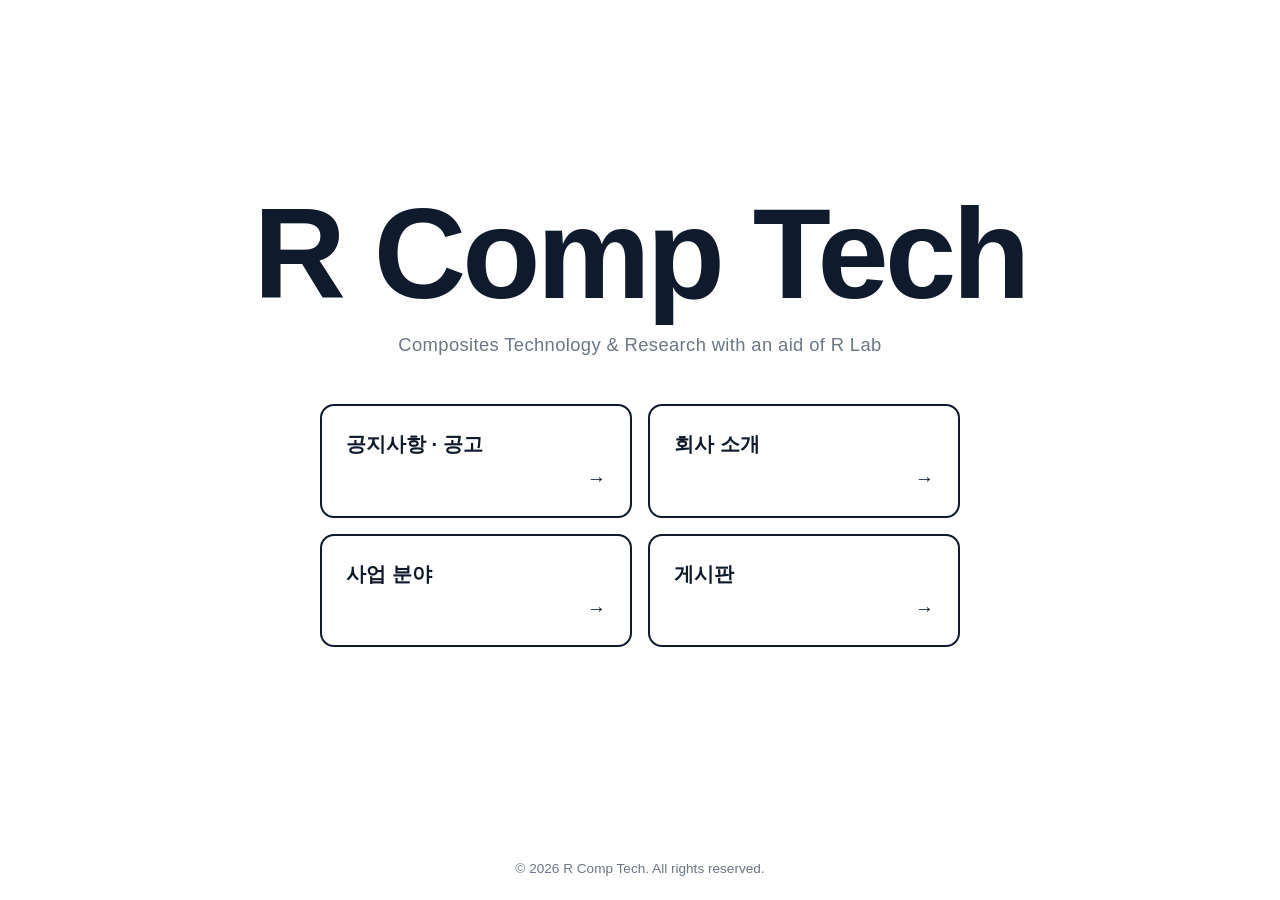
<file: index.html>
<!DOCTYPE html>
<html lang="ko">
<head>
  <meta charset="UTF-8">
  <meta name="viewport" content="width=device-width, initial-scale=1.0">
  <title>R Comp Tech</title>
  <meta name="description" content="R Comp Tech 공식 홈페이지">
  <link rel="stylesheet" href="style.css">
</head>
<body class="home">
  <main class="hero">
    <h1 class="brand">R Comp Tech</h1>
    <p class="tagline">Composites Technology &amp; Research with an aid of R Lab</p>

    <nav class="menu-grid">
      <a class="menu-card" href="notice.html">
        <span class="menu-title">공지사항 · 공고</span>
        <span class="menu-arrow">→</span>
      </a>
      <a class="menu-card" href="about.html">
        <span class="menu-title">회사 소개</span>
        <span class="menu-arrow">→</span>
      </a>
      <a class="menu-card" href="business.html">
        <span class="menu-title">사업 분야</span>
        <span class="menu-arrow">→</span>
      </a>
      <a class="menu-card" href="board.html">
        <span class="menu-title">게시판</span>
        <span class="menu-arrow">→</span>
      </a>
    </nav>
  </main>
  <footer class="footer">© <span id="year"></span> R Comp Tech. All rights reserved.</footer>
  <script>document.getElementById('year').textContent = new Date().getFullYear();</script>
</body>
</html>
</file>
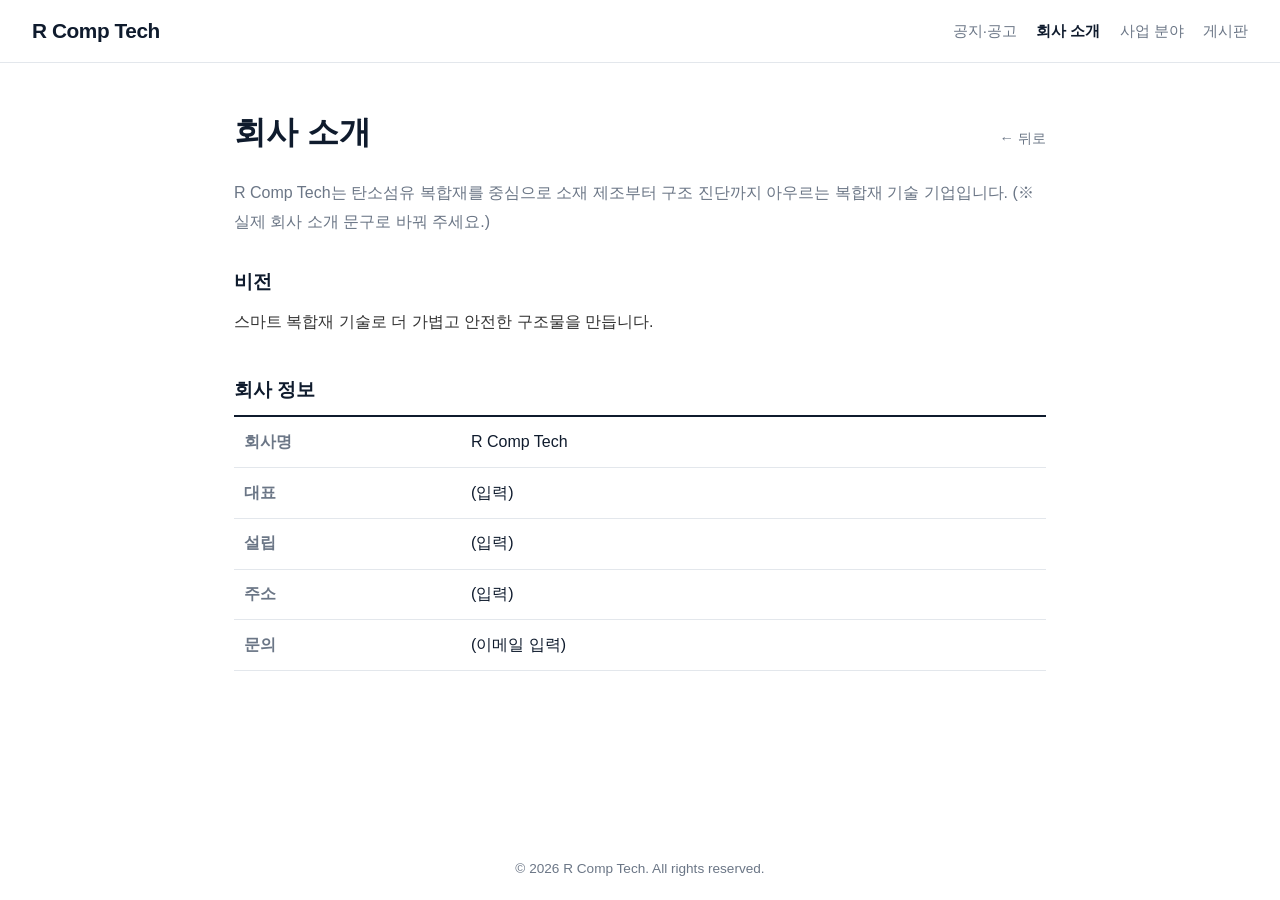
<file: about.html>
<!DOCTYPE html>
<html lang="ko">
<head>
  <meta charset="UTF-8">
  <meta name="viewport" content="width=device-width, initial-scale=1.0">
  <title>회사 소개 | R Comp Tech</title>
  <link rel="stylesheet" href="style.css">
</head>
<body>
  <header class="topbar">
    <a class="logo" href="index.html">R Comp Tech</a>
    <nav class="topnav">
      <a href="notice.html">공지·공고</a>
      <a href="about.html" class="current">회사 소개</a>
      <a href="business.html">사업 분야</a>
      <a href="board.html">게시판</a>
    </nav>
  </header>

  <main class="container">
    <div class="page-head">
      <h2 class="page-title">회사 소개</h2>
      <a class="back-link" href="index.html" onclick="if (history.length > 1 && document.referrer) { history.back(); return false; }">← 뒤로</a>
    </div>
    <p class="page-lead">
      R Comp Tech는 탄소섬유 복합재를 중심으로 소재 제조부터 구조 진단까지 아우르는 복합재 기술 기업입니다.
      (※ 실제 회사 소개 문구로 바꿔 주세요.)
    </p>

    <section class="section">
      <h3>비전</h3>
      <p>스마트 복합재 기술로 더 가볍고 안전한 구조물을 만듭니다.</p>
    </section>

    <section class="section">
      <h3>회사 정보</h3>
      <table class="info-table">
        <tr><th>회사명</th><td>R Comp Tech</td></tr>
        <tr><th>대표</th><td>(입력)</td></tr>
        <tr><th>설립</th><td>(입력)</td></tr>
        <tr><th>주소</th><td>(입력)</td></tr>
        <tr><th>문의</th><td>(이메일 입력)</td></tr>
      </table>
    </section>
  </main>

  <footer class="footer">© <span id="year"></span> R Comp Tech. All rights reserved.</footer>
  <script>document.getElementById('year').textContent = new Date().getFullYear();</script>
</body>
</html>
</file>
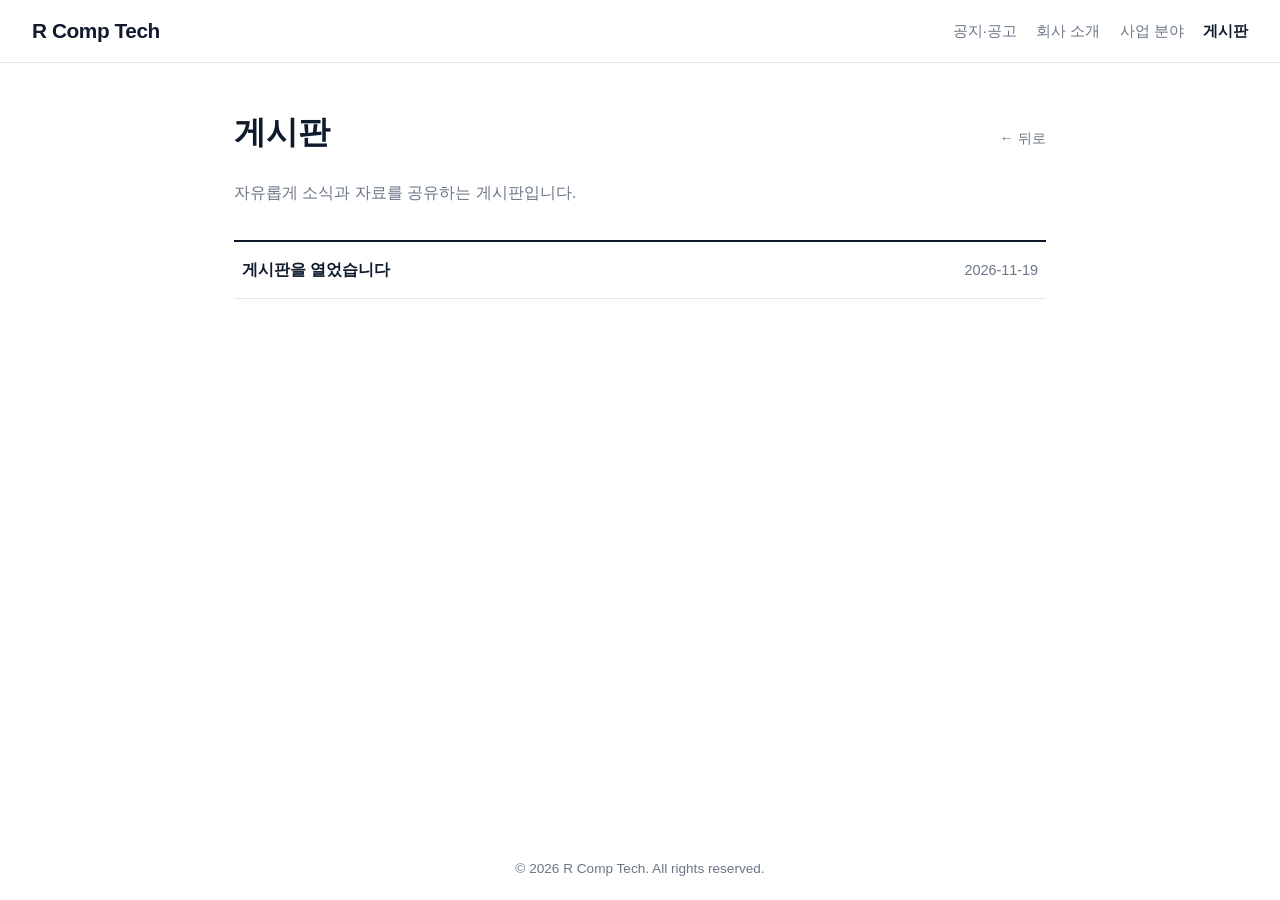
<file: board.html>
<!DOCTYPE html>
<html lang="ko">
<head>
  <meta charset="UTF-8">
  <meta name="viewport" content="width=device-width, initial-scale=1.0">
  <title>게시판 | R Comp Tech</title>
  <link rel="stylesheet" href="style.css">
</head>
<body>
  <header class="topbar">
    <a class="logo" href="index.html">R Comp Tech</a>
    <nav class="topnav">
      <a href="notice.html">공지·공고</a>
      <a href="about.html">회사 소개</a>
      <a href="business.html">사업 분야</a>
      <a href="board.html" class="current">게시판</a>
    </nav>
  </header>

  <main class="container">
    <div class="page-head">
      <h2 class="page-title">게시판</h2>
      <a class="back-link" href="index.html" onclick="if (history.length > 1 && document.referrer) { history.back(); return false; }">← 뒤로</a>
    </div>
    <p class="page-lead">자유롭게 소식과 자료를 공유하는 게시판입니다.</p>

    <ul class="notice-list" id="board-list"></ul>

  <script>
    // ▼ 게시글은 여기만 수정하면 됩니다 (최신 글을 맨 위에)
    const posts = [
      { title: "게시판을 열었습니다", date: "2026-11-19", body: "R Comp Tech 게시판입니다. 소식과 자료를 이곳에 올립니다." }
    ];
    // ▲

    const list = document.getElementById('board-list');
    if (!posts.length) list.innerHTML = '<li class="empty">등록된 게시물이 없습니다.</li>';
    posts.forEach(p => {
      const li = document.createElement('li');
      li.className = 'notice';
      li.innerHTML = `
        <button class="notice-head" aria-expanded="false">
          <span class="notice-title"></span>
          <span class="notice-date"></span>
        </button>
        <div class="notice-body" hidden></div>`;
      li.querySelector('.notice-title').textContent = p.title;
      li.querySelector('.notice-date').textContent = p.date;
      li.querySelector('.notice-body').textContent = p.body;
      const head = li.querySelector('.notice-head');
      head.addEventListener('click', () => {
        const body = li.querySelector('.notice-body');
        body.hidden = !body.hidden;
        head.setAttribute('aria-expanded', !body.hidden);
      });
      list.appendChild(li);
    });
  </script>
  </main>

  <footer class="footer">© <span id="year"></span> R Comp Tech. All rights reserved.</footer>
  <script>document.getElementById('year').textContent = new Date().getFullYear();</script>
</body>
</html>
</file>
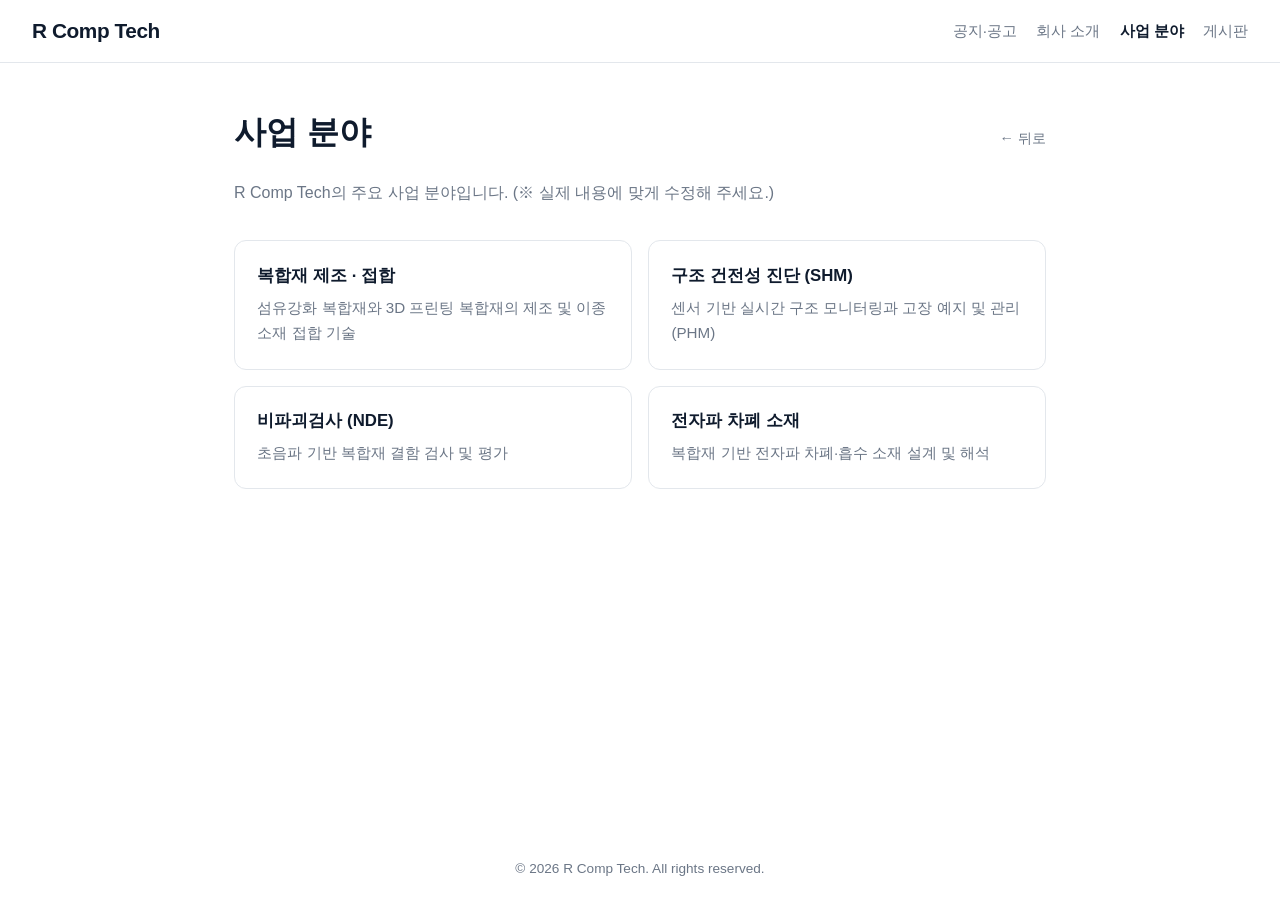
<file: business.html>
<!DOCTYPE html>
<html lang="ko">
<head>
  <meta charset="UTF-8">
  <meta name="viewport" content="width=device-width, initial-scale=1.0">
  <title>사업 분야 | R Comp Tech</title>
  <link rel="stylesheet" href="style.css">
</head>
<body>
  <header class="topbar">
    <a class="logo" href="index.html">R Comp Tech</a>
    <nav class="topnav">
      <a href="notice.html">공지·공고</a>
      <a href="about.html">회사 소개</a>
      <a href="business.html" class="current">사업 분야</a>
      <a href="board.html">게시판</a>
    </nav>
  </header>

  <main class="container">
    <div class="page-head">
      <h2 class="page-title">사업 분야</h2>
      <a class="back-link" href="index.html" onclick="if (history.length > 1 && document.referrer) { history.back(); return false; }">← 뒤로</a>
    </div>
    <p class="page-lead">R Comp Tech의 주요 사업 분야입니다. (※ 실제 내용에 맞게 수정해 주세요.)</p>

    <div class="card-grid">
      <div class="info-card">
        <h4>복합재 제조 · 접합</h4>
        <p>섬유강화 복합재와 3D 프린팅 복합재의 제조 및 이종소재 접합 기술</p>
      </div>
      <div class="info-card">
        <h4>구조 건전성 진단 (SHM)</h4>
        <p>센서 기반 실시간 구조 모니터링과 고장 예지 및 관리(PHM)</p>
      </div>
      <div class="info-card">
        <h4>비파괴검사 (NDE)</h4>
        <p>초음파 기반 복합재 결함 검사 및 평가</p>
      </div>
      <div class="info-card">
        <h4>전자파 차폐 소재</h4>
        <p>복합재 기반 전자파 차폐·흡수 소재 설계 및 해석</p>
      </div>
    </div>
  </main>

  <footer class="footer">© <span id="year"></span> R Comp Tech. All rights reserved.</footer>
  <script>document.getElementById('year').textContent = new Date().getFullYear();</script>
</body>
</html>
</file>
<file: style.css>
:root {
  --ink: #0f1b2d;
  --muted: #6b7686;
  --line: #e3e7ec;
  --accent: #1f5eff;
  --bg: #ffffff;
}

* { box-sizing: border-box; margin: 0; padding: 0; }

body {
  font-family: "Pretendard", -apple-system, BlinkMacSystemFont, "Apple SD Gothic Neo",
               "Noto Sans KR", "Malgun Gothic", sans-serif;
  color: var(--ink);
  background: var(--bg);
  min-height: 100vh;
  display: flex;
  flex-direction: column;
}

a { color: inherit; text-decoration: none; }

/* ---------- 메인 ---------- */
.home .hero {
  flex: 1;
  display: flex;
  flex-direction: column;
  align-items: center;
  justify-content: center;
  text-align: center;
  padding: 2rem;
}

.brand {
  font-size: clamp(3rem, 11vw, 8rem);
  font-weight: 900;
  letter-spacing: -0.03em;
  line-height: 1;
}

.tagline {
  margin-top: 1rem;
  color: var(--muted);
  font-size: clamp(0.95rem, 2vw, 1.15rem);
  letter-spacing: 0.02em;
}

.hero-links { margin-top: 3rem; }

.btn {
  display: inline-block;
  padding: 0.9rem 1.8rem;
  border: 2px solid var(--ink);
  border-radius: 999px;
  font-weight: 700;
  transition: background 0.2s, color 0.2s;
}
.btn:hover { background: var(--ink); color: #fff; }

/* ---------- 상단바 ---------- */
.topbar {
  padding: 1.2rem 2rem;
  border-bottom: 1px solid var(--line);
}
.logo { font-weight: 900; font-size: 1.3rem; letter-spacing: -0.02em; }

/* ---------- 공지 페이지 ---------- */
.container {
  flex: 1;
  width: 100%;
  max-width: 860px;
  margin: 0 auto;
  padding: 3rem 1.5rem;
}

.page-head {
  display: flex;
  justify-content: space-between;
  align-items: baseline;
  gap: 1rem;
  margin-bottom: 1.5rem;
}
.page-title { font-size: 2rem; font-weight: 800; }
.back-link {
  flex-shrink: 0;
  font-size: 0.9rem;
  color: var(--muted);
  white-space: nowrap;
}
.back-link:hover { color: var(--ink); }

.tabs { display: flex; gap: 0.5rem; margin-bottom: 1.5rem; }
.tab {
  padding: 0.45rem 1.1rem;
  border: 1px solid var(--line);
  background: #fff;
  border-radius: 999px;
  cursor: pointer;
  font: inherit;
  color: var(--muted);
}
.tab.active { background: var(--ink); color: #fff; border-color: var(--ink); }

.notice-list { list-style: none; border-top: 2px solid var(--ink); }
.notice { border-bottom: 1px solid var(--line); }

.notice-head {
  width: 100%;
  display: flex;
  align-items: center;
  gap: 1rem;
  padding: 1.1rem 0.5rem;
  background: none;
  border: none;
  font: inherit;
  color: inherit;
  text-align: left;
  cursor: pointer;
}
.notice-head:hover .notice-title { color: var(--accent); }

.badge {
  flex-shrink: 0;
  font-size: 0.8rem;
  font-weight: 700;
  padding: 0.2rem 0.6rem;
  border-radius: 4px;
  background: #eef1f5;
}
.badge-alt { background: #e6edff; color: var(--accent); }

.notice-title { flex: 1; font-weight: 600; }
.notice-date { color: var(--muted); font-size: 0.9rem; flex-shrink: 0; }

.notice-body {
  padding: 0 0.5rem 1.4rem 0.5rem;
  color: #333;
  line-height: 1.75;
  white-space: pre-line;
}

.empty { padding: 2rem 0; text-align: center; color: var(--muted); }

/* ---------- 푸터 ---------- */
.footer {
  text-align: center;
  padding: 1.5rem;
  font-size: 0.85rem;
  color: var(--muted);
}

@media (max-width: 560px) {
  .notice-head { flex-wrap: wrap; gap: 0.5rem; }
  .notice-date { width: 100%; }
}

/* ---------- 메인 2×2 메뉴 ---------- */
.menu-grid {
  margin-top: 3rem;
  width: 100%;
  max-width: 640px;
  display: grid;
  grid-template-columns: repeat(2, 1fr);
  gap: 1rem;
}

.menu-card {
  display: flex;
  flex-direction: column;
  align-items: flex-start;
  gap: 0.6rem;
  padding: 1.6rem 1.5rem;
  border: 2px solid var(--ink);
  border-radius: 14px;
  text-align: left;
  transition: background 0.2s, color 0.2s, transform 0.2s;
}
.menu-card:hover { background: var(--ink); color: #fff; transform: translateY(-3px); }

.menu-title { font-size: 1.25rem; font-weight: 800; }
.menu-arrow { align-self: flex-end; font-size: 1.2rem; font-weight: 700; }

/* ---------- 하위 페이지 공통 ---------- */
.page-lead { color: var(--muted); line-height: 1.8; margin-bottom: 2rem; }
.section { margin-bottom: 2.5rem; }
.section h3 { font-size: 1.2rem; font-weight: 800; margin-bottom: 0.8rem; }
.section p, .section li { line-height: 1.8; color: #333; }
.section ul { padding-left: 1.2rem; }

.card-grid { display: grid; grid-template-columns: repeat(2, 1fr); gap: 1rem; }
.info-card { border: 1px solid var(--line); border-radius: 12px; padding: 1.4rem; }
.info-card h4 { font-size: 1.05rem; font-weight: 800; margin-bottom: 0.5rem; }
.info-card p { color: var(--muted); line-height: 1.7; font-size: 0.95rem; }

.info-table { width: 100%; border-collapse: collapse; border-top: 2px solid var(--ink); }
.info-table th, .info-table td { padding: 0.9rem 0.6rem; border-bottom: 1px solid var(--line); text-align: left; }
.info-table th { width: 28%; color: var(--muted); font-weight: 600; }

.topbar { display: flex; justify-content: space-between; align-items: center; flex-wrap: wrap; gap: 0.8rem; }
.topnav { display: flex; gap: 1.2rem; font-size: 0.95rem; }
.topnav a { color: var(--muted); }
.topnav a:hover, .topnav a.current { color: var(--ink); font-weight: 700; }

@media (max-width: 560px) {
  .menu-grid { gap: 0.7rem; }
  .menu-card { padding: 1.2rem 1rem; }
  .menu-title { font-size: 1.05rem; }
  .card-grid { grid-template-columns: 1fr; }
}
</file>
